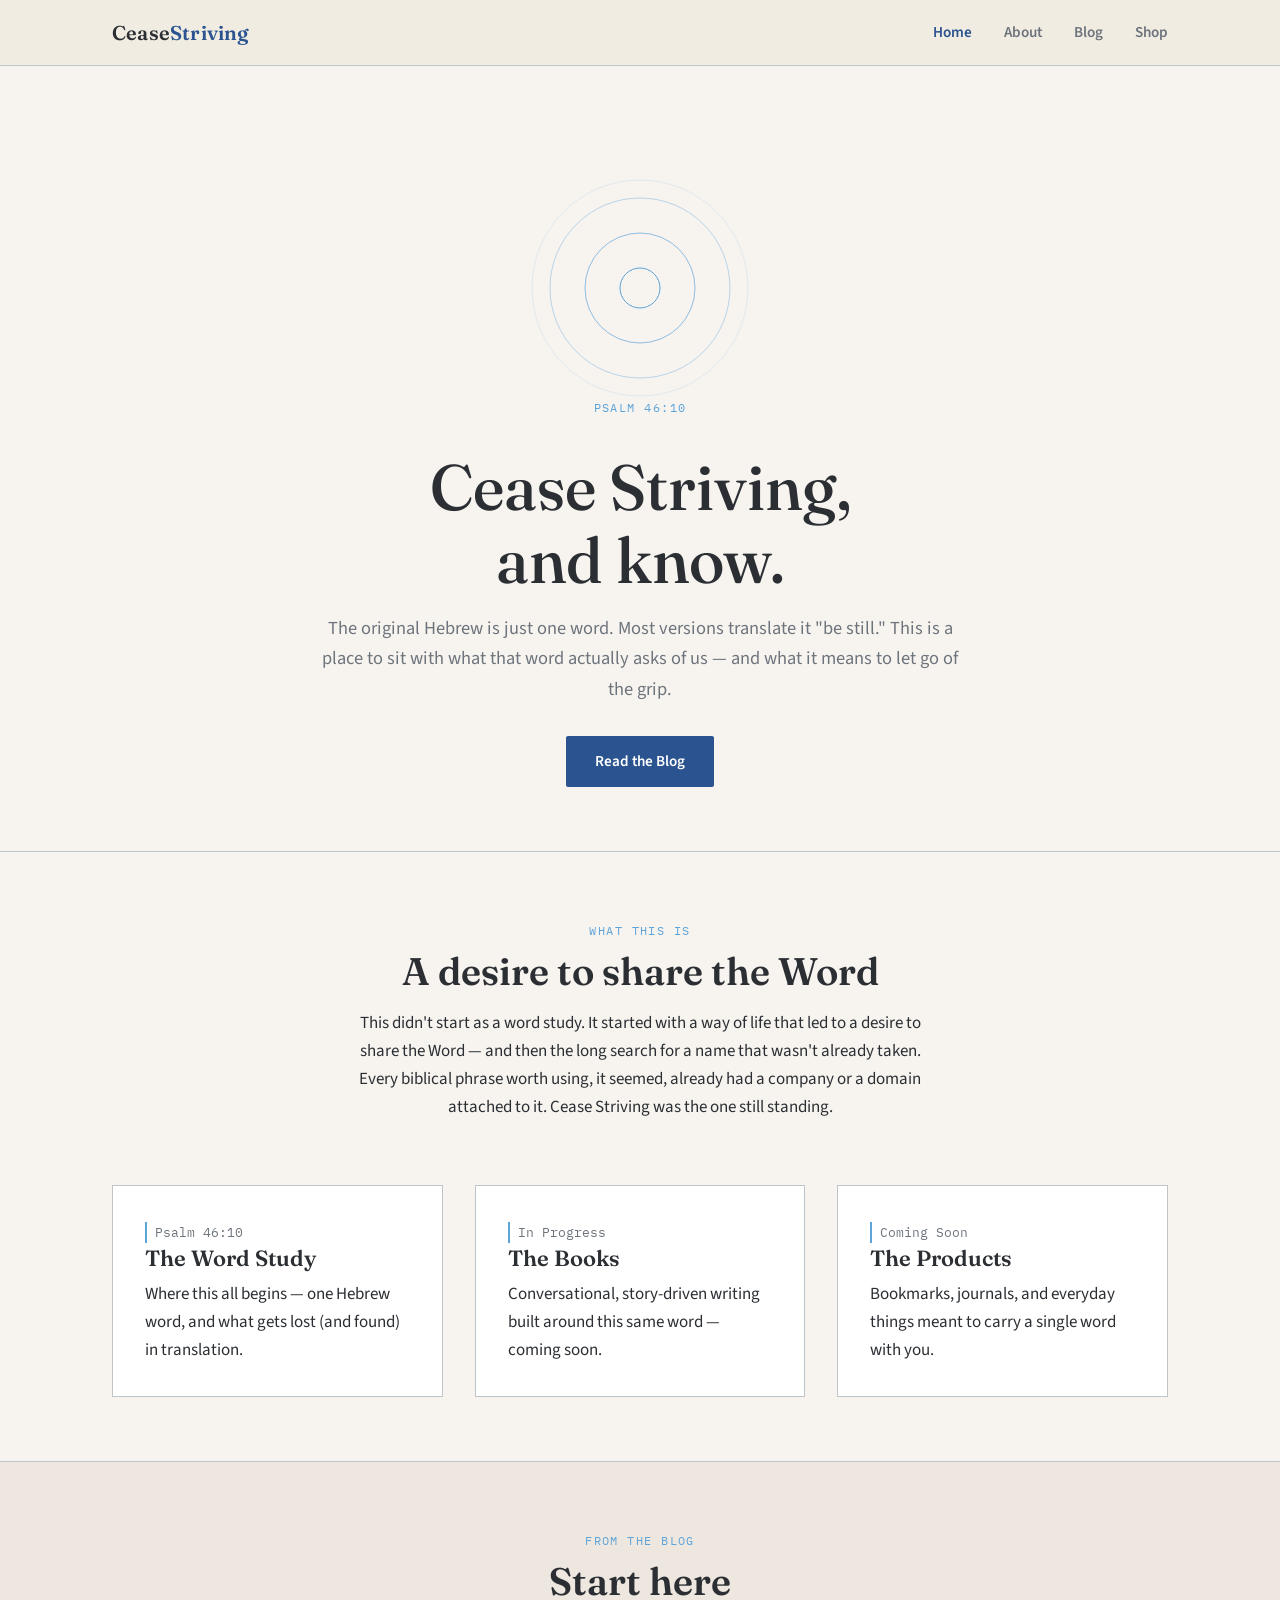
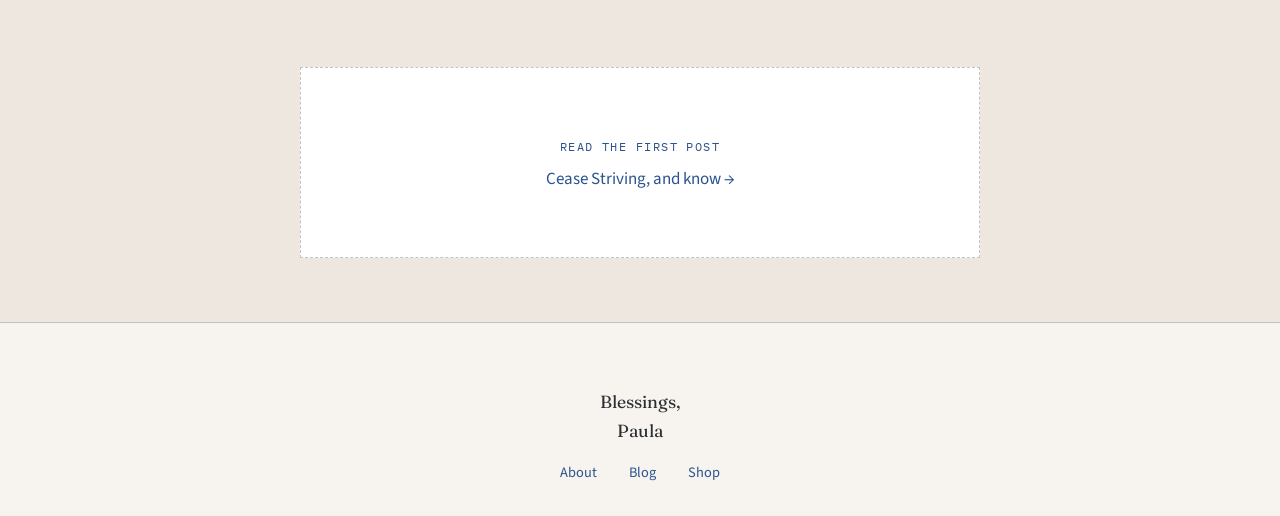
<file: index.html>
<!DOCTYPE html>
<html lang="en">
<head>
  <meta charset="UTF-8">
  <meta name="viewport" content="width=device-width, initial-scale=1.0">
  <title>Cease Striving &amp; Know</title>
  <meta name="description" content="Cease Striving — scripture-rooted reflection and inspiration, beginning with one word: cease.">
  <link rel="preconnect" href="https://fonts.googleapis.com">
  <link href="https://fonts.googleapis.com/css2?family=Fraunces:wght@500;600&family=Source+Sans+3:wght@400;600&family=IBM+Plex+Mono:wght@400&display=swap" rel="stylesheet">
  <link rel="stylesheet" href="css/styles.css">
</head>
<body>

  <header class="site-header">
    <div class="container">
      <a href="index.html" class="logo-mark">Cease<span>Striving</span></a>
      <button class="nav-toggle" aria-label="Toggle navigation" aria-expanded="false">
        <span></span><span></span><span></span>
      </button>
      <ul class="nav-links">
        <li><a href="index.html" aria-current="page">Home</a></li>
        <li><a href="about.html">About</a></li>
        <li><a href="blog.html">Blog</a></li>
        <li><a href="shop.html">Shop</a></li>
      </ul>
    </div>
  </header>

  <main>

    <!-- HERO: signature settling-ripple motif — motion coming to rest -->
    <section class="hero container">
      <div class="ripple-mark" aria-hidden="true">
        <svg viewBox="0 0 220 220" xmlns="http://www.w3.org/2000/svg">
          <circle cx="110" cy="110" r="20" stroke-opacity="1"/>
          <circle cx="110" cy="110" r="55" stroke-opacity="0.7"/>
          <circle cx="110" cy="110" r="90" stroke-opacity="0.4"/>
          <circle cx="110" cy="110" r="108" stroke-opacity="0.15"/>
        </svg>
      </div>
      <span class="eyebrow">Psalm 46:10</span>
      <h1>Cease Striving,<br>and know.</h1>
      <p class="lede">
        The original Hebrew is just one word. Most versions translate it "be still."
        This is a place to sit with what that word actually asks of us — and what it means
        to let go of the grip.
      </p>
      <a href="blog.html" class="btn btn-primary">Read the Blog</a>
    </section>

    <hr class="hr-line">

    <!-- WHAT IS CEASE STRIVING -->
    <section class="section">
      <div class="container section-header">
        <span class="eyebrow">What This Is</span>
        <h2>A desire to share the Word</h2>
        <p>
          This didn't start as a word study. It started with a way of life that led to
          a desire to share the Word — and then the long search for a name that wasn't
          already taken. Every biblical phrase worth using, it seemed, already had a
          company or a domain attached to it. Cease Striving was the one still standing.
        </p>
      </div>

      <div class="container card-grid">
        <div class="card">
          <span class="verse-tag">Psalm 46:10</span>
          <h3>The Word Study</h3>
          <p>Where this all begins — one Hebrew word, and what gets lost (and found) in translation.</p>
        </div>
        <div class="card">
          <span class="verse-tag">In Progress</span>
          <h3>The Books</h3>
          <p>Conversational, story-driven writing built around this same word — coming soon.</p>
        </div>
        <div class="card">
          <span class="verse-tag">Coming Soon</span>
          <h3>The Products</h3>
          <p>Bookmarks, journals, and everyday things meant to carry a single word with you.</p>
        </div>
      </div>
    </section>

    <hr class="hr-line">

    <!-- BLOG TEASER -->
    <section class="section section-alt">
      <div class="container">
        <div class="section-header">
          <span class="eyebrow">From the Blog</span>
          <h2>Start here</h2>
        </div>
        <div class="placeholder-box" style="max-width: 680px; margin: 0 auto;">
          <span class="eyebrow">Read the first post</span>
          <p style="margin-bottom: 0;">
            <a href="blog-post-cease-striving.html">Cease Striving, and know →</a>
          </p>
        </div>
      </div>
    </section>

  </main>

  <footer class="site-footer">
    <div class="container">
      <p class="blessing">Blessings,<br>Paula</p>
      <ul class="footer-links">
        <li><a href="about.html">About</a></li>
        <li><a href="blog.html">Blog</a></li>
        <li><a href="shop.html">Shop</a></li>
      </ul>
    </div>
  </footer>

  <script src="js/main.js"></script>
</body>
</html>
</file>
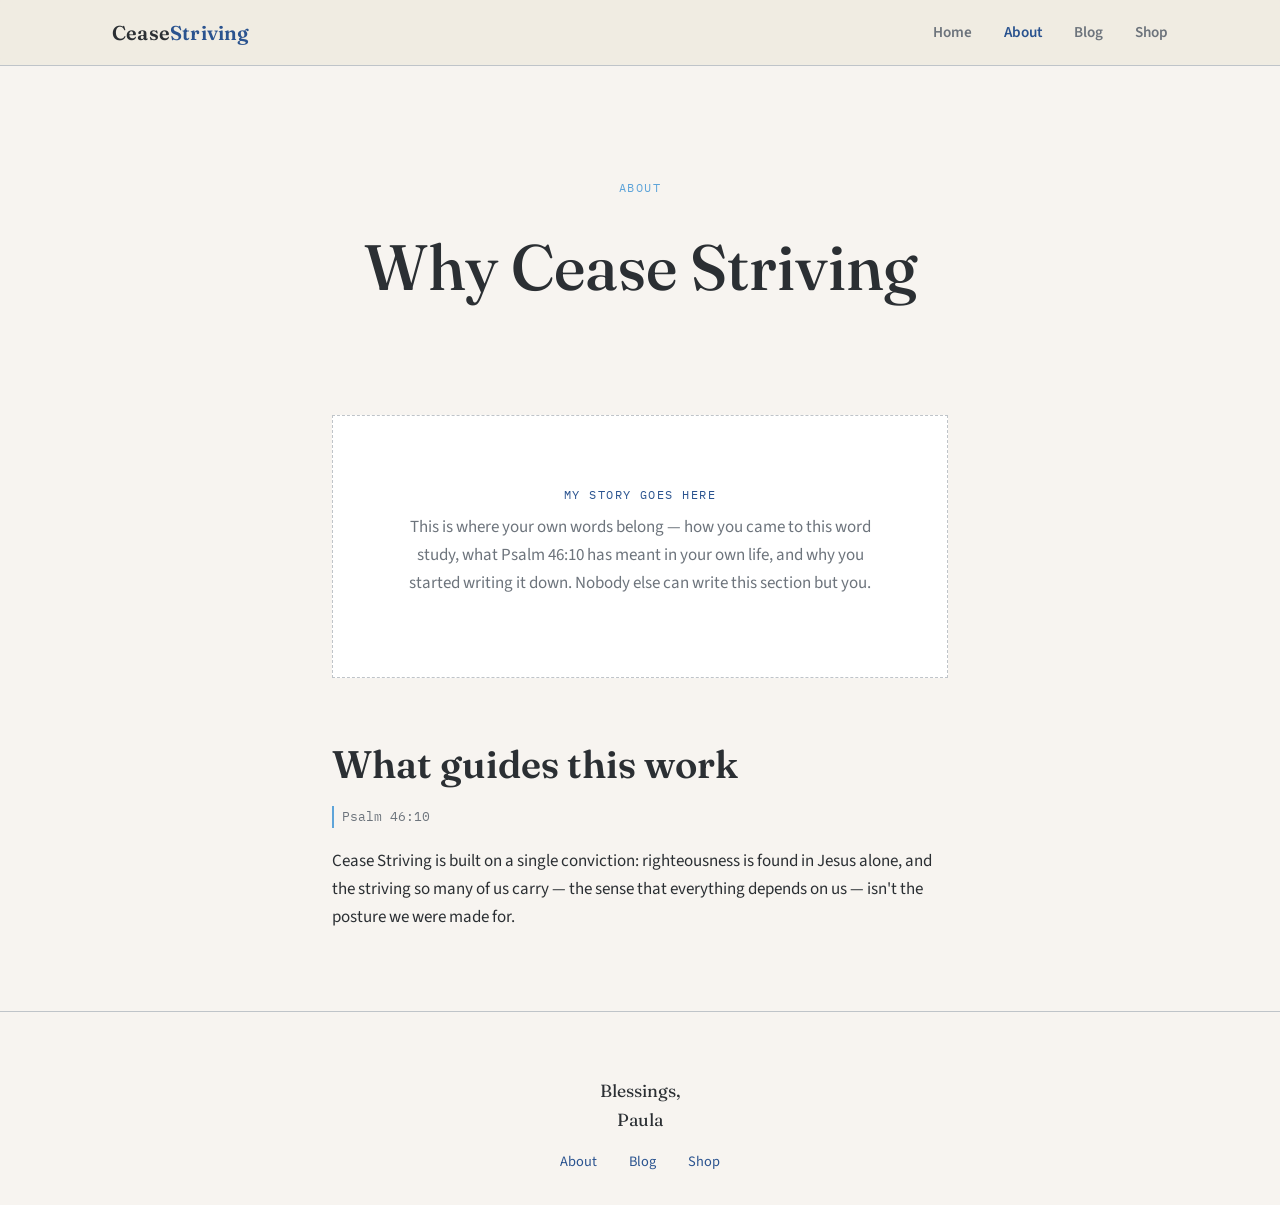
<file: about.html>
<!DOCTYPE html>
<html lang="en">
<head>
  <meta charset="UTF-8">
  <meta name="viewport" content="width=device-width, initial-scale=1.0">
  <title>About — Cease Striving &amp; Know</title>
  <link rel="preconnect" href="https://fonts.googleapis.com">
  <link href="https://fonts.googleapis.com/css2?family=Fraunces:wght@500;600&family=Source+Sans+3:wght@400;600&family=IBM+Plex+Mono:wght@400&display=swap" rel="stylesheet">
  <link rel="stylesheet" href="css/styles.css">
</head>
<body>

  <header class="site-header">
    <div class="container">
      <a href="index.html" class="logo-mark">Cease<span>Striving</span></a>
      <button class="nav-toggle" aria-label="Toggle navigation" aria-expanded="false">
        <span></span><span></span><span></span>
      </button>
      <ul class="nav-links">
        <li><a href="index.html">Home</a></li>
        <li><a href="about.html" aria-current="page">About</a></li>
        <li><a href="blog.html">Blog</a></li>
        <li><a href="shop.html">Shop</a></li>
      </ul>
    </div>
  </header>

  <main>
    <section class="hero container" style="padding-bottom: var(--space-md);">
      <span class="eyebrow">About</span>
      <h1>Why Cease Striving</h1>
    </section>

    <section class="section">
      <div class="container" style="max-width: 680px;">

        <!-- PLACEHOLDER: replace with your own story. Structural only — nothing invented here. -->
        <div class="placeholder-box">
          <span class="eyebrow">MY story goes here</span>
          <p>
            This is where your own words belong — how you came to this word study,
            what Psalm 46:10 has meant in your own life, and why you started writing
            it down. Nobody else can write this section but you.
          </p>
        </div>

        <div style="margin-top: var(--space-lg);">
          <h2>What guides this work</h2>
          <p>
            <span class="verse-tag">Psalm 46:10</span>
          </p>
          <p>
            Cease Striving is built on a single conviction: righteousness is found in
            Jesus alone, and the striving so many of us carry — the sense that
            everything depends on us — isn't the posture we were made for.
          </p>
        </div>

      </div>
    </section>
  </main>

  <footer class="site-footer">
    <div class="container">
      <p class="blessing">Blessings,<br>Paula</p>
      <ul class="footer-links">
        <li><a href="about.html">About</a></li>
        <li><a href="blog.html">Blog</a></li>
        <li><a href="shop.html">Shop</a></li>
      </ul>
    </div>
  </footer>

  <script src="js/main.js"></script>
</body>
</html>
</file>
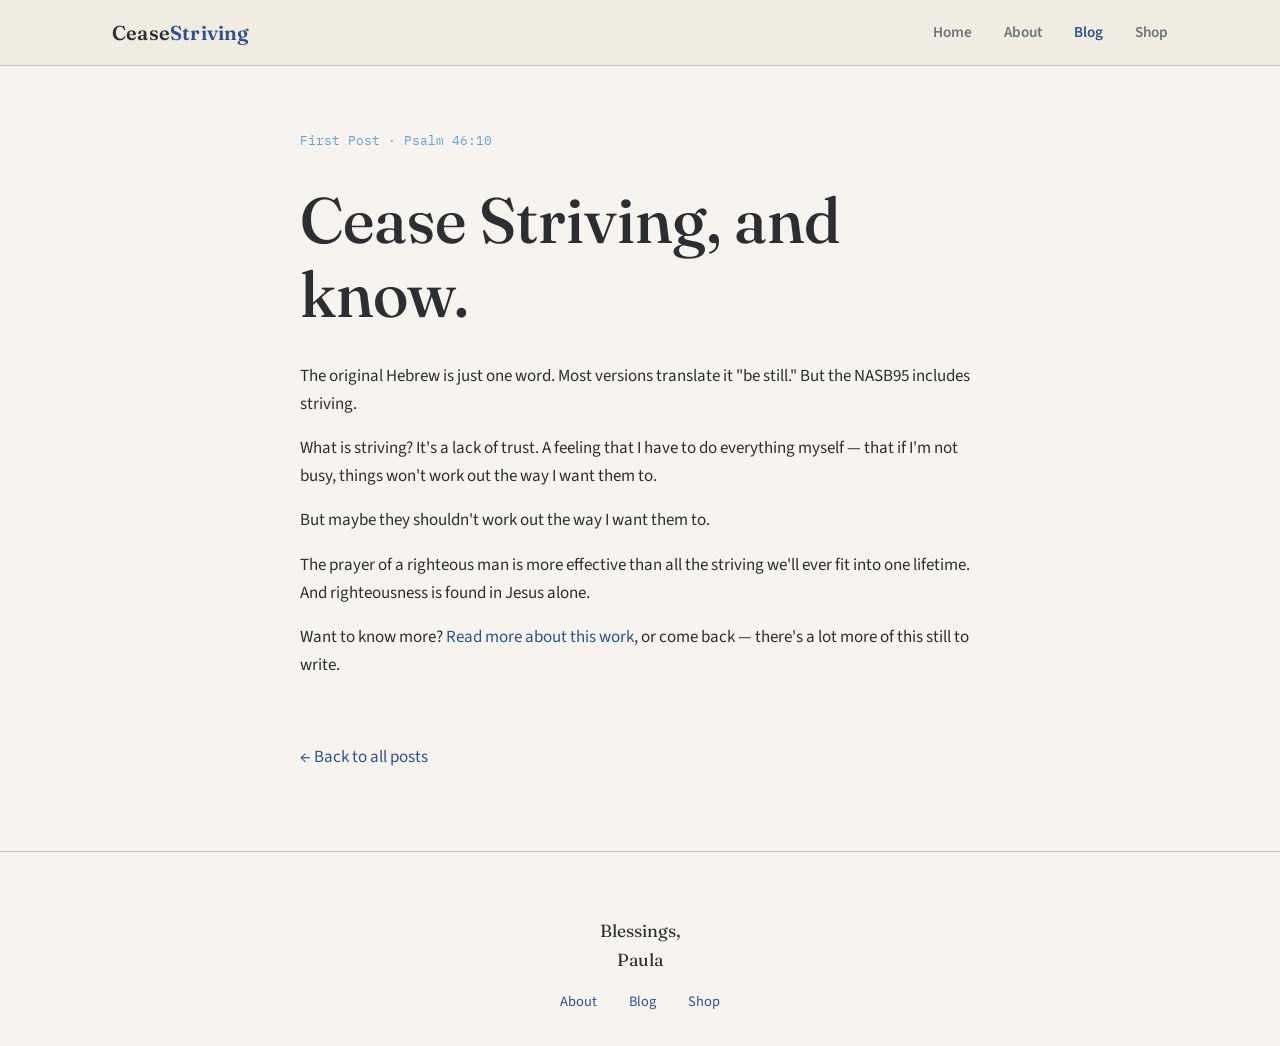
<file: blog-post-cease-striving.html>
<!DOCTYPE html>
<html lang="en">
<head>
  <meta charset="UTF-8">
  <meta name="viewport" content="width=device-width, initial-scale=1.0">
  <title>Cease Striving, and know. — Cease Striving &amp; Know</title>
  <link rel="preconnect" href="https://fonts.googleapis.com">
  <link href="https://fonts.googleapis.com/css2?family=Fraunces:wght@500;600&family=Source+Sans+3:wght@400;600&family=IBM+Plex+Mono:wght@400&display=swap" rel="stylesheet">
  <link rel="stylesheet" href="css/styles.css">
</head>
<body>

  <header class="site-header">
    <div class="container">
      <a href="index.html" class="logo-mark">Cease<span>Striving</span></a>
      <button class="nav-toggle" aria-label="Toggle navigation" aria-expanded="false">
        <span></span><span></span><span></span>
      </button>
      <ul class="nav-links">
        <li><a href="index.html">Home</a></li>
        <li><a href="about.html">About</a></li>
        <li><a href="blog.html" aria-current="page">Blog</a></li>
        <li><a href="shop.html">Shop</a></li>
      </ul>
    </div>
  </header>

  <main class="section">
    <div class="container">
      <article class="post-full">
        <p class="post-meta">First Post &middot; Psalm 46:10</p>
        <h1>Cease Striving, and know.</h1>

        <p>
          The original Hebrew is just one word. Most versions translate it "be still."
          But the NASB95 includes striving.
        </p>

        <p>
          What is striving? It's a lack of trust. A feeling that I have to do everything
          myself — that if I'm not busy, things won't work out the way I want them to.
        </p>

        <p>
          But maybe they shouldn't work out the way I want them to.
        </p>

        <p>
          The prayer of a righteous man is more effective than all the striving we'll ever
          fit into one lifetime. And righteousness is found in Jesus alone.
        </p>

        <p>
          Want to know more? <a href="about.html">Read more about this work</a>, or
          come back — there's a lot more of this still to write.
        </p>

        <p style="margin-top: var(--space-lg);">
          <a href="blog.html">← Back to all posts</a>
        </p>
      </article>
    </div>
  </main>

  <footer class="site-footer">
    <div class="container">
      <p class="blessing">Blessings,<br>Paula</p>
      <ul class="footer-links">
        <li><a href="about.html">About</a></li>
        <li><a href="blog.html">Blog</a></li>
        <li><a href="shop.html">Shop</a></li>
      </ul>
    </div>
  </footer>

  <script src="js/main.js"></script>
</body>
</html>
</file>
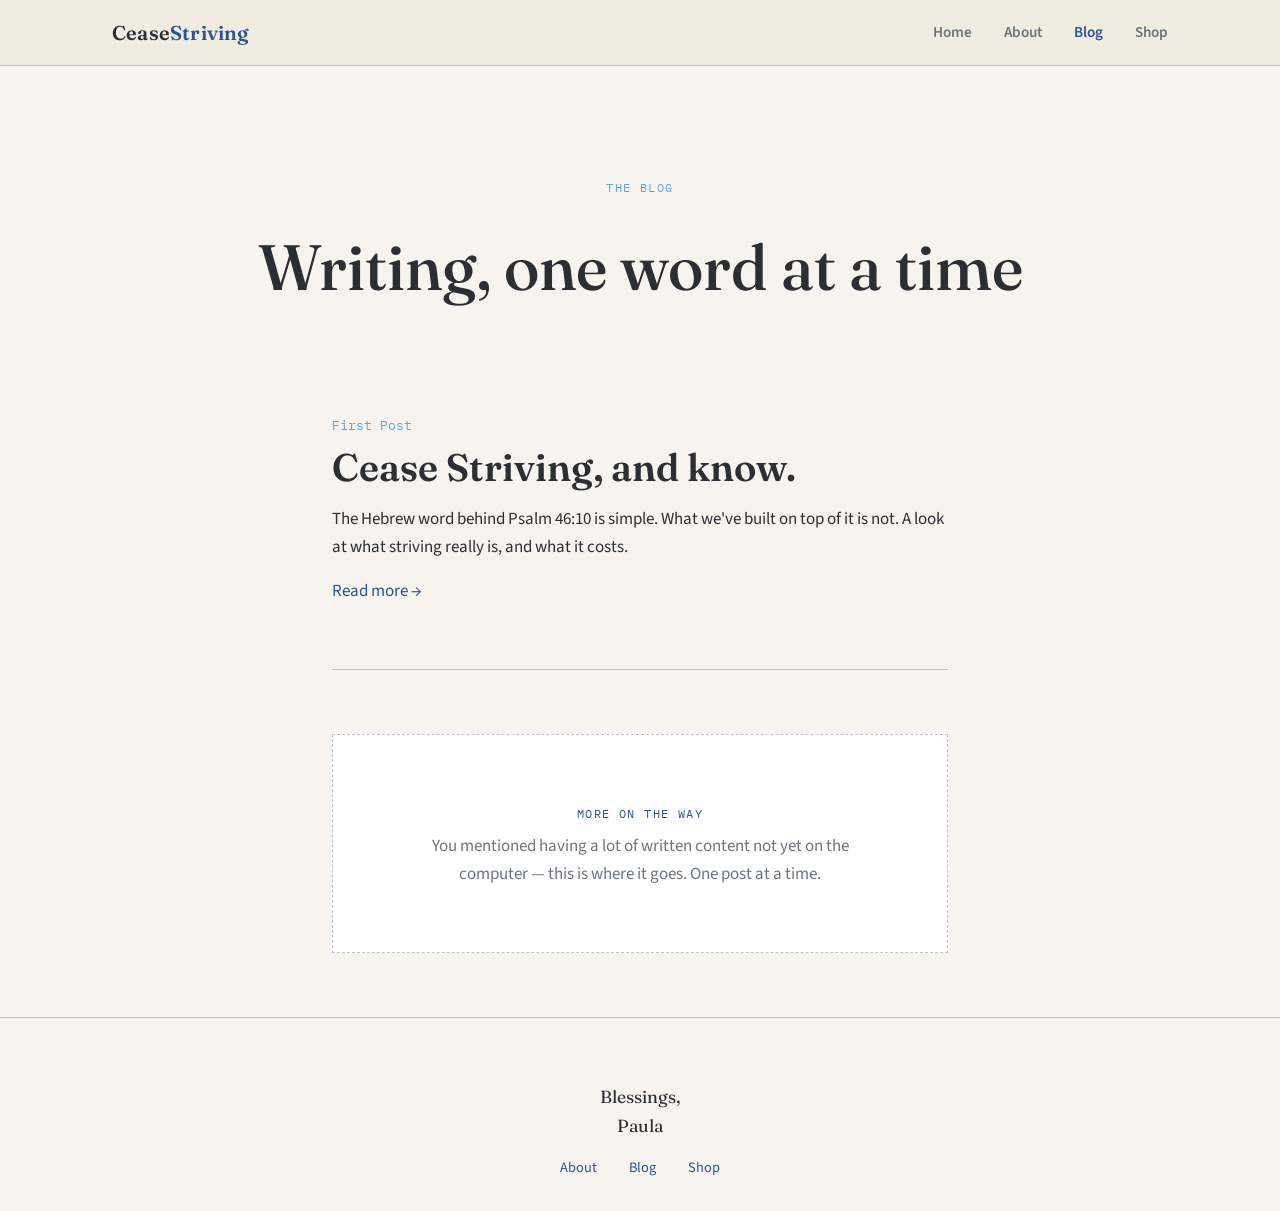
<file: blog.html>
<!DOCTYPE html>
<html lang="en">
<head>
  <meta charset="UTF-8">
  <meta name="viewport" content="width=device-width, initial-scale=1.0">
  <title>Blog — Cease Striving &amp; Know</title>
  <link rel="preconnect" href="https://fonts.googleapis.com">
  <link href="https://fonts.googleapis.com/css2?family=Fraunces:wght@500;600&family=Source+Sans+3:wght@400;600&family=IBM+Plex+Mono:wght@400&display=swap" rel="stylesheet">
  <link rel="stylesheet" href="css/styles.css">
</head>
<body>

  <header class="site-header">
    <div class="container">
      <a href="index.html" class="logo-mark">Cease<span>Striving</span></a>
      <button class="nav-toggle" aria-label="Toggle navigation" aria-expanded="false">
        <span></span><span></span><span></span>
      </button>
      <ul class="nav-links">
        <li><a href="index.html">Home</a></li>
        <li><a href="about.html">About</a></li>
        <li><a href="blog.html" aria-current="page">Blog</a></li>
        <li><a href="shop.html">Shop</a></li>
      </ul>
    </div>
  </header>

  <main>
    <section class="hero container" style="padding-bottom: var(--space-md);">
      <span class="eyebrow">The Blog</span>
      <h1>Writing, one word at a time</h1>
    </section>

    <section class="section">
      <div class="container" style="max-width: 680px;">
        <div class="post-list">

          <article class="post-preview">
            <span class="post-date">First Post</span>
            <h2><a href="blog-post-cease-striving.html">Cease Striving, and know.</a></h2>
            <p>The Hebrew word behind Psalm 46:10 is simple. What we've built on top of
              it is not. A look at what striving really is, and what it costs.</p>
            <a href="blog-post-cease-striving.html">Read more →</a>
          </article>

          <!--
            NEW POSTS: copy the <article class="post-preview"> block above for each
            new post, then create a matching blog-post-[name].html file using
            blog-post-cease-striving.html as your template.
          -->

          <div class="placeholder-box">
            <span class="eyebrow">More on the way</span>
            <p style="margin-bottom: 0;">
              You mentioned having a lot of written content not yet on the computer —
              this is where it goes. One post at a time.
            </p>
          </div>

        </div>
      </div>
    </section>
  </main>

  <footer class="site-footer">
    <div class="container">
      <p class="blessing">Blessings,<br>Paula</p>
      <ul class="footer-links">
        <li><a href="about.html">About</a></li>
        <li><a href="blog.html">Blog</a></li>
        <li><a href="shop.html">Shop</a></li>
      </ul>
    </div>
  </footer>

  <script src="js/main.js"></script>
</body>
</html>
</file>
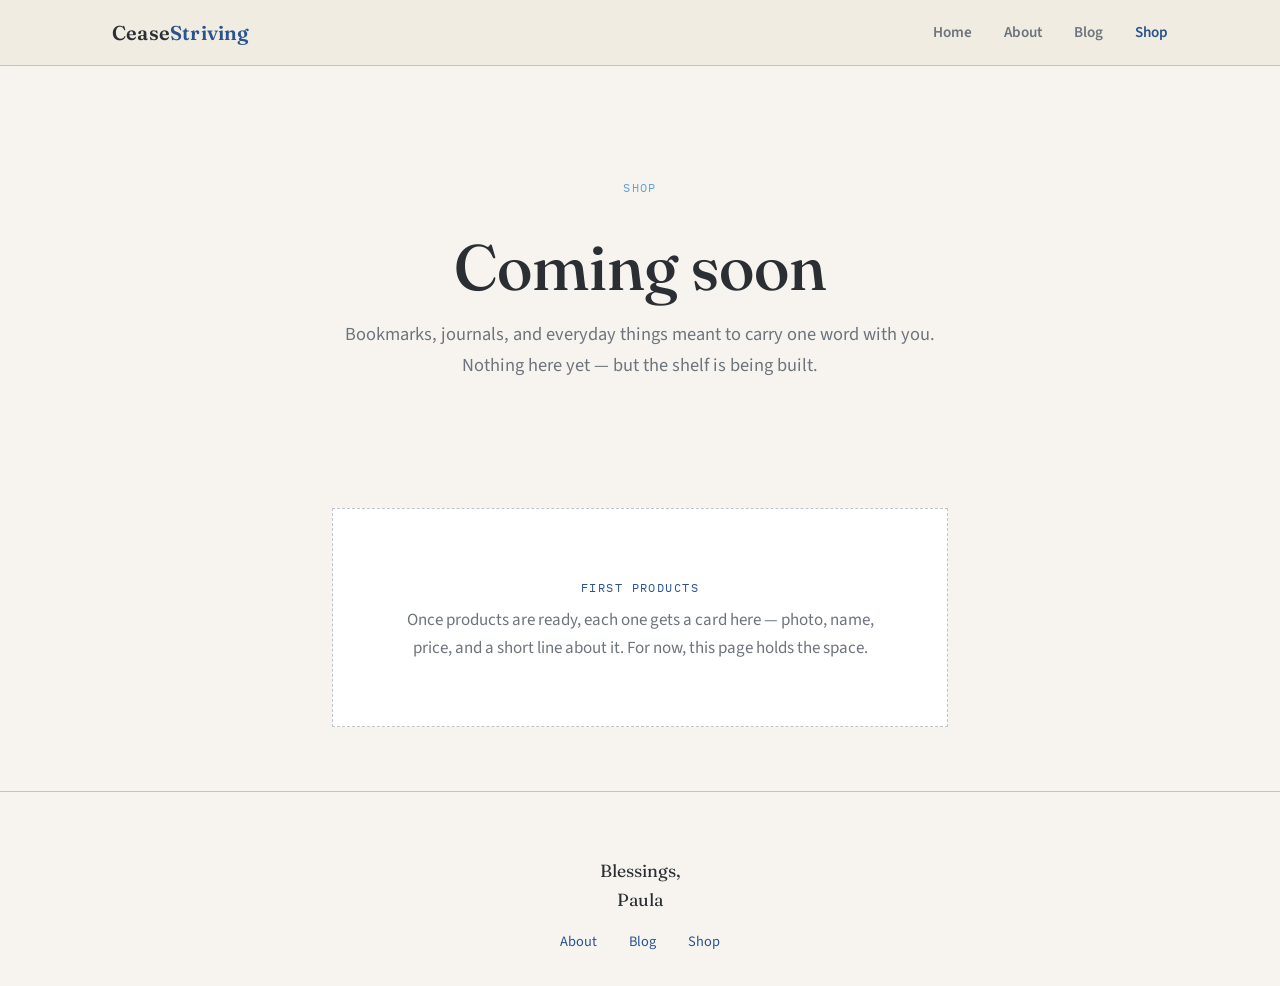
<file: shop.html>
<!DOCTYPE html>
<html lang="en">
<head>
  <meta charset="UTF-8">
  <meta name="viewport" content="width=device-width, initial-scale=1.0">
  <title>Shop — Cease Striving &amp; Know</title>
  <link rel="preconnect" href="https://fonts.googleapis.com">
  <link href="https://fonts.googleapis.com/css2?family=Fraunces:wght@500;600&family=Source+Sans+3:wght@400;600&family=IBM+Plex+Mono:wght@400&display=swap" rel="stylesheet">
  <link rel="stylesheet" href="css/styles.css">
</head>
<body>

  <header class="site-header">
    <div class="container">
      <a href="index.html" class="logo-mark">Cease<span>Striving</span></a>
      <button class="nav-toggle" aria-label="Toggle navigation" aria-expanded="false">
        <span></span><span></span><span></span>
      </button>
      <ul class="nav-links">
        <li><a href="index.html">Home</a></li>
        <li><a href="about.html">About</a></li>
        <li><a href="blog.html">Blog</a></li>
        <li><a href="shop.html" aria-current="page">Shop</a></li>
      </ul>
    </div>
  </header>

  <main>
    <section class="hero container" style="padding-bottom: var(--space-md);">
      <span class="eyebrow">Shop</span>
      <h1>Coming soon</h1>
      <p class="lede">
        Bookmarks, journals, and everyday things meant to carry one word with you.
        Nothing here yet — but the shelf is being built.
      </p>
    </section>

    <section class="section">
      <div class="container" style="max-width: 680px;">
        <div class="placeholder-box">
          <span class="eyebrow">First products</span>
          <p style="margin-bottom: 0;">
            Once products are ready, each one gets a card here — photo, name, price,
            and a short line about it. For now, this page holds the space.
          </p>
        </div>
      </div>
    </section>
  </main>

  <footer class="site-footer">
    <div class="container">
      <p class="blessing">Blessings,<br>Paula</p>
      <ul class="footer-links">
        <li><a href="about.html">About</a></li>
        <li><a href="blog.html">Blog</a></li>
        <li><a href="shop.html">Shop</a></li>
      </ul>
    </div>
  </footer>

  <script src="js/main.js"></script>
</body>
</html>
</file>
<file: css/styles.css>
/* ==========================================================================
   Cease Striving — Design System
   Theme: stillness after motion. A settling ripple is the signature motif
   throughout the site — echoing water calming, or a storm giving way to
   quiet ("Be still, and know that I am God" — Psalm 46:10).
   ========================================================================== */

:root {
  /* Color: pulled directly from Paula's PDD brand palette (blue family, per request) */
  --linen: #F7F4F0;        /* Dune Whisper — page background */
  --linen-deep: #EDE7E0;   /* Desert Drift — section backgrounds, cards */
  --slate: #2B2F33;        /* Near Black — primary text */
  --slate-soft: #6D747C;   /* Dark Gray — secondary text */
  --sage: #5EA4D9;         /* Cerulean Surge — secondary accent (was "sage" role, now blue) */
  --clay: #2A538F;         /* Aurora Navy — primary accent, CTAs, emphasis (was "clay" role, now navy) */
  --clay-soft: #488CC0;    /* Dark Cerulean — hover state */
  --taupe-line: #BFC4C9;   /* Medium Gray — dividers, hairlines */
  --white-ish: #FFFFFF;    /* White — card backgrounds on linen-deep */

  /* Type */
  --font-display: 'Fraunces', Georgia, serif;
  --font-body: 'Source Sans 3', -apple-system, BlinkMacSystemFont, sans-serif;
  --font-utility: 'IBM Plex Mono', 'Courier New', monospace;

  /* Spacing scale */
  --space-xs: 0.5rem;
  --space-sm: 1rem;
  --space-md: 2rem;
  --space-lg: 4rem;
  --space-xl: 7rem;

  --radius: 2px; /* intentionally minimal rounding — quiet, not soft-app-default */
  --max-width: 1120px;
}

/* ---- Reset & base ---- */
* { box-sizing: border-box; }
html { scroll-behavior: smooth; }
body {
  margin: 0;
  background: var(--linen);
  color: var(--slate);
  font-family: var(--font-body);
  font-size: 1.0625rem;
  line-height: 1.65;
  -webkit-font-smoothing: antialiased;
}

img { max-width: 100%; display: block; }

a {
  color: var(--clay);
  text-decoration: none;
  transition: color 0.2s ease;
}
a:hover { color: var(--clay-soft); }

a:focus-visible,
button:focus-visible,
input:focus-visible,
textarea:focus-visible {
  outline: 2px solid var(--clay);
  outline-offset: 3px;
}

h1, h2, h3, h4 {
  font-family: var(--font-display);
  color: var(--slate);
  line-height: 1.15;
  margin: 0 0 var(--space-sm);
  font-weight: 600;
}

h1 { font-size: clamp(2.5rem, 5vw, 4rem); font-weight: 500; }
h2 { font-size: clamp(1.75rem, 3vw, 2.5rem); }
h3 { font-size: 1.375rem; }

p { margin: 0 0 var(--space-sm); }

.eyebrow {
  font-family: var(--font-utility);
  font-size: 0.75rem;
  letter-spacing: 0.12em;
  text-transform: uppercase;
  color: var(--sage);
  display: inline-block;
  margin-bottom: var(--space-xs);
}

/* Verse citations get their own visual language — set apart, quiet, precise */
.verse-tag {
  font-family: var(--font-utility);
  font-size: 0.8rem;
  color: var(--slate-soft);
  border-left: 2px solid var(--sage);
  padding-left: var(--space-xs);
  display: inline-block;
}

.container {
  max-width: var(--max-width);
  margin: 0 auto;
  padding: 0 var(--space-md);
}

@media (max-width: 640px) {
  .container { padding: 0 var(--space-sm); }
}

/* ---- Header / Nav ---- */
.site-header {
  position: sticky;
  top: 0;
  z-index: 100;
  background: rgba(239, 235, 225, 0.92);
  backdrop-filter: blur(6px);
  border-bottom: 1px solid var(--taupe-line);
}

.site-header .container {
  display: flex;
  align-items: center;
  justify-content: space-between;
  padding-top: var(--space-sm);
  padding-bottom: var(--space-sm);
}

.logo-mark {
  font-family: var(--font-display);
  font-size: 1.25rem;
  font-weight: 600;
  color: var(--slate);
  letter-spacing: 0.01em;
}
.logo-mark span { color: var(--clay); }

.nav-links {
  display: flex;
  gap: var(--space-md);
  list-style: none;
  margin: 0;
  padding: 0;
}

.nav-links a {
  color: var(--slate-soft);
  font-size: 0.95rem;
  font-weight: 600;
}
.nav-links a[aria-current="page"] { color: var(--clay); }

.nav-toggle {
  display: none;
  background: none;
  border: none;
  cursor: pointer;
  padding: var(--space-xs);
}
.nav-toggle span {
  display: block;
  width: 24px;
  height: 2px;
  background: var(--slate);
  margin: 5px 0;
}

@media (max-width: 720px) {
  .nav-toggle { display: block; }
  .nav-links {
    position: absolute;
    top: 100%;
    left: 0;
    right: 0;
    flex-direction: column;
    background: var(--linen);
    border-bottom: 1px solid var(--taupe-line);
    padding: var(--space-sm) var(--space-md);
    gap: var(--space-sm);
    display: none;
  }
  .nav-links.open { display: flex; }
}

/* ---- Signature element: the settling ripple ---- */
.ripple-mark {
  position: relative;
  width: 220px;
  height: 220px;
  margin: 0 auto;
}
.ripple-mark svg { width: 100%; height: 100%; }
.ripple-mark circle {
  fill: none;
  stroke: var(--sage);
  stroke-width: 1;
}

/* ---- Hero ---- */
.hero {
  padding: var(--space-xl) 0 var(--space-lg);
  text-align: center;
}
.hero .eyebrow { display: block; margin-bottom: var(--space-md); }
.hero h1 { margin-bottom: var(--space-sm); }
.hero .lede {
  max-width: 640px;
  margin: 0 auto var(--space-md);
  font-size: 1.15rem;
  color: var(--slate-soft);
}

/* ---- Buttons ---- */
.btn {
  display: inline-block;
  font-family: var(--font-body);
  font-weight: 600;
  font-size: 0.95rem;
  padding: 0.75rem 1.75rem;
  border-radius: var(--radius);
  border: 1px solid transparent;
  cursor: pointer;
  transition: all 0.2s ease;
}
.btn-primary {
  background: var(--clay);
  color: var(--white-ish);
}
.btn-primary:hover { background: var(--clay-soft); color: var(--white-ish); }
.btn-secondary {
  background: transparent;
  border-color: var(--slate);
  color: var(--slate);
}
.btn-secondary:hover { border-color: var(--clay); color: var(--clay); }

/* ---- Sections ---- */
.section {
  padding: var(--space-lg) 0;
}
.section-alt {
  background: var(--linen-deep);
}
.section-header {
  text-align: center;
  max-width: 640px;
  margin: 0 auto var(--space-lg);
}

.hr-line {
  border: none;
  border-top: 1px solid var(--taupe-line);
  margin: 0;
}

/* ---- Cards ---- */
.card-grid {
  display: grid;
  grid-template-columns: repeat(auto-fit, minmax(260px, 1fr));
  gap: var(--space-md);
}
.card {
  background: var(--white-ish);
  border: 1px solid var(--taupe-line);
  padding: var(--space-md);
}
.card h3 { margin-bottom: var(--space-xs); }
.card p:last-child { margin-bottom: 0; }

/* ---- Blog ---- */
.post-list {
  display: flex;
  flex-direction: column;
  gap: var(--space-lg);
}
.post-preview {
  padding-bottom: var(--space-lg);
  border-bottom: 1px solid var(--taupe-line);
}
.post-preview:last-child { border-bottom: none; }
.post-preview .post-date {
  font-family: var(--font-utility);
  font-size: 0.8rem;
  color: var(--sage);
  display: block;
  margin-bottom: var(--space-xs);
}
.post-preview h2 a { color: var(--slate); }
.post-preview h2 a:hover { color: var(--clay); }

article.post-full {
  max-width: 680px;
  margin: 0 auto;
}
article.post-full .post-meta {
  font-family: var(--font-utility);
  font-size: 0.8rem;
  color: var(--sage);
  margin-bottom: var(--space-md);
}
article.post-full h1 { margin-bottom: var(--space-md); }
article.post-full p { font-size: 1.0625rem; }

/* ---- Placeholder / empty states ---- */
.placeholder-box {
  border: 1px dashed var(--taupe-line);
  padding: var(--space-lg);
  text-align: center;
  color: var(--slate-soft);
  background: var(--white-ish);
}
.placeholder-box .eyebrow { color: var(--clay); }

/* ---- Footer ---- */
.site-footer {
  border-top: 1px solid var(--taupe-line);
  padding: var(--space-lg) 0 var(--space-md);
  text-align: center;
  color: var(--slate-soft);
  font-size: 0.9rem;
}
.site-footer .blessing {
  font-family: var(--font-display);
  font-size: 1.1rem;
  color: var(--slate);
  margin-bottom: var(--space-sm);
}
.footer-links {
  display: flex;
  justify-content: center;
  gap: var(--space-md);
  list-style: none;
  padding: 0;
  margin: var(--space-sm) 0 0;
}

@media (prefers-reduced-motion: reduce) {
  html { scroll-behavior: auto; }
  * { transition: none !important; animation: none !important; }
}
</file>
